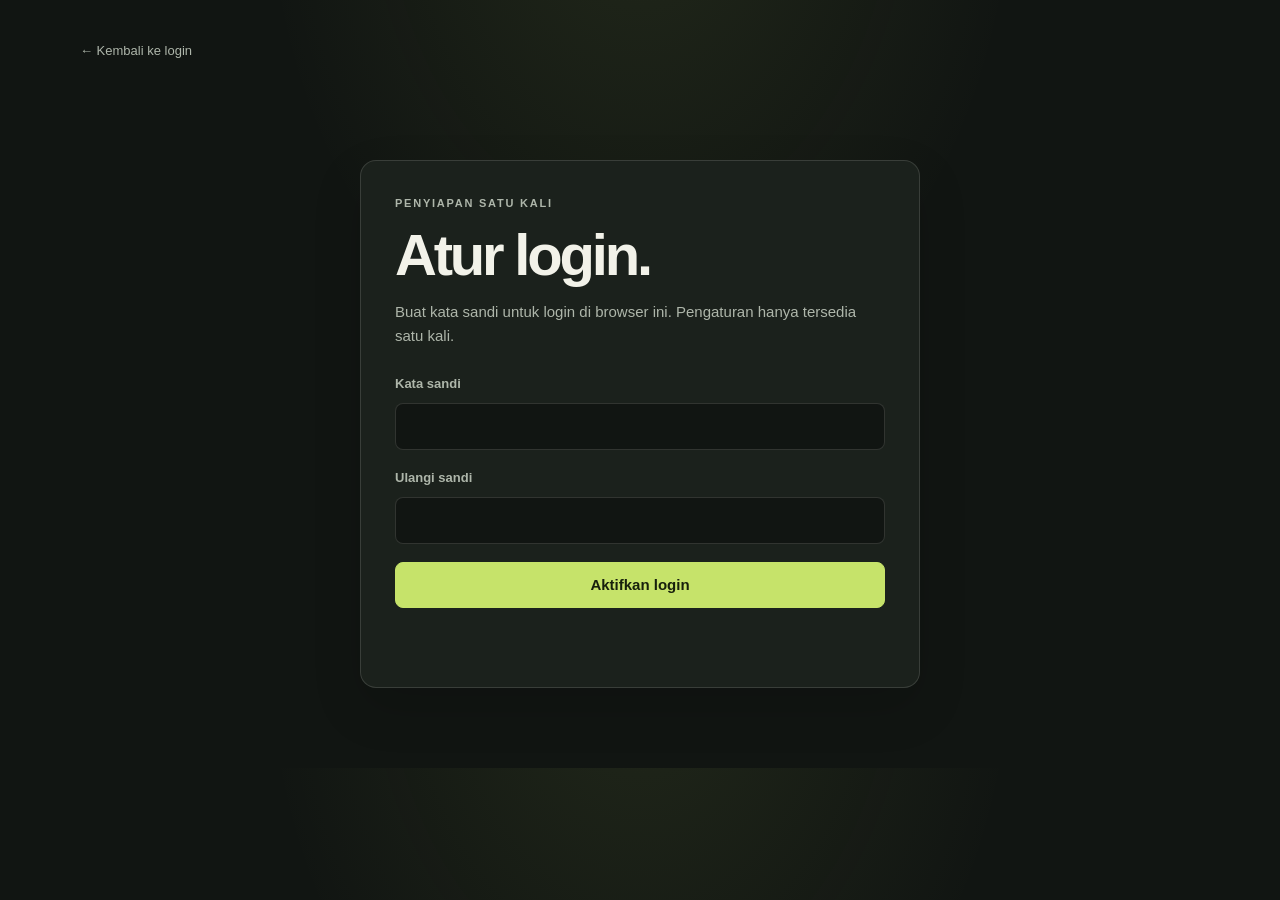
<file: admin/activate.html>
<!doctype html>
<html lang="id">
<head>
  <meta charset="utf-8">
  <meta name="viewport" content="width=device-width, initial-scale=1">
  <meta name="robots" content="noindex, nofollow">
  <title>Atur login | Porto Studio</title>
  <link rel="stylesheet" href="style.css">
</head>
<body>
  <main class="admin-shell">
    <header class="admin-header">
      <a href="index.html">← Kembali ke login</a>
    </header>
    <section class="panel login-panel">
      <p class="eyebrow">PENYIAPAN SATU KALI</p>
      <h1 id="activation-title">Atur login.</h1>
      <p id="activation-description">Buat kata sandi untuk login di browser ini. Pengaturan hanya tersedia satu kali.</p>
      <form id="activation-form">
        <label>Kata sandi<input name="password" type="password" autocomplete="new-password" minlength="12" required></label>
        <label>Ulangi sandi<input name="confirm_password" type="password" autocomplete="new-password" minlength="12" required></label>
        <button id="activation-submit" class="button" type="submit">Aktifkan login</button>
      </form>
      <p id="activation-message" class="message" role="status"></p>
    </section>
  </main>
  <script src="../halaman%201/local-store.js"></script>
  <script src="activate.js"></script>
</body>
</html>
</file>
<file: admin/style.css>
:root {
  color-scheme: dark;
  --bg: #111512;
  --panel: #1b211c;
  --panel-raised: #222a23;
  --text: #f2f2e9;
  --muted: #aeb6aa;
  --accent: #c6e36a;
  --border: rgba(242, 242, 229, .14);
  --danger: #ff9a8b;
}

* { box-sizing: border-box; }
body {
  min-width: 320px;
  margin: 0;
  background: radial-gradient(ellipse at 50% -18%, rgba(198, 227, 106, .09), transparent 42%), var(--bg);
  color: var(--text);
  font: 15px/1.6 Inter, "Avenir Next", "Segoe UI", -apple-system, BlinkMacSystemFont, sans-serif;
}
a { color: var(--accent); text-decoration: none; }
a:hover { color: #e2f6a4; }
button, input, select, textarea { font: inherit; }
[hidden] { display: none !important; }
.admin-shell { width: min(100% - 40px, 1120px); margin: 0 auto; padding: 24px 0 80px; }
.admin-header, .section-title, .form-actions { display: flex; align-items: center; justify-content: space-between; gap: 16px; }
.admin-header { min-height: 54px; margin-bottom: clamp(36px, 7vw, 82px); }
.admin-header > a { display: inline-flex; align-items: center; gap: 8px; color: var(--muted); font-size: 13px; }
.eyebrow { margin: 0 0 12px; color: var(--accent); font-size: 11px; font-weight: 750; letter-spacing: .16em; }
h1 { margin: 0 0 12px; font-size: clamp(34px, 6vw, 58px); letter-spacing: -.055em; line-height: 1.05; }
h2 { margin: 0; font-size: clamp(22px, 4vw, 32px); letter-spacing: -.035em; line-height: 1.15; }
.panel, .notice, .stat-card {
  padding: clamp(20px, 4vw, 34px);
  border: 1px solid var(--border);
  border-radius: 16px;
  background: var(--panel);
  box-shadow: 0 20px 50px rgba(0, 0, 0, .14);
}
.panel { margin-top: 20px; }
.notice {
  margin: -38px 0 22px;
  border-color: rgba(198, 227, 106, .38);
  background: linear-gradient(135deg, rgba(198, 227, 106, .09), rgba(27, 33, 28, .96) 62%);
}
.notice h1 { font-size: clamp(26px, 4vw, 38px); }
.notice p:last-child, .panel > p { max-width: 760px; color: var(--muted); }
.notice .message { margin-bottom: 0; }
.notice .message.error { color: var(--danger); }
.login-panel { width: min(100%, 560px); margin: 0 auto; }
.login-panel > p:not(.eyebrow, .message) { color: var(--muted); }
.stats-grid { display: grid; grid-template-columns: repeat(2, minmax(0, 1fr)); gap: 16px; margin: 28px 0; }
.admin-tabs { display: flex; flex-wrap: wrap; gap: 10px; margin-top: 24px; }
.admin-tab { min-height: 42px; padding: 9px 16px; border: 1px solid var(--border); border-radius: 999px; color: var(--muted); background: transparent; cursor: pointer; }
.admin-tab.active, .admin-tab:hover { border-color: var(--accent); color: var(--text); background: rgba(198, 227, 106, .13); }
.stat-card { background: linear-gradient(145deg, var(--panel-raised), var(--panel)); }
.stat-card span, .stat-card strong { display: block; }
.stat-card span { color: var(--muted); font-size: 13px; }
.stat-card strong { margin-top: 8px; font-size: clamp(32px, 5vw, 44px); letter-spacing: -.06em; }
.button { min-height: 44px; padding: 10px 17px; border: 1px solid var(--accent); border-radius: 8px; color: #17200c; background: var(--accent); font-weight: 750; cursor: pointer; transition: transform .18s ease, background .18s ease; }
.button:hover:not(:disabled) { transform: translateY(-1px); background: #d7ed91; }
.button:disabled { cursor: not-allowed; opacity: .56; }
.button-quiet { color: var(--text); border-color: var(--border); background: transparent; }
form { display: grid; gap: 18px; margin-top: 26px; }
label { display: grid; gap: 8px; color: var(--muted); font-size: 13px; font-weight: 600; }
input, select, textarea { width: 100%; padding: 12px 13px; border: 1px solid var(--border); border-radius: 8px; color: var(--text); background: #111512; }
input:focus, select:focus, textarea:focus { border-color: var(--accent); outline: 2px solid rgba(198, 227, 106, .2); }
input:disabled { opacity: .55; }
input[type="file"] { padding: 9px; }
.video-frame-picker { display: grid; gap: 12px; padding: 16px; border: 1px solid var(--border); border-radius: 10px; background: var(--panel-raised); }
.video-frame-picker h3 { margin: 0; font-size: 16px; }
.video-frame-picker > p { margin: 0; color: var(--muted); font-size: 13px; }
.video-frame-picker video { width: min(100%, 560px); max-height: 360px; border-radius: 8px; background: #080a08; }
.video-frame-picker .button { justify-self: start; }
.message { min-height: 1.5em; color: var(--accent); font-size: 13px; }
.message.error { color: var(--danger); }
.table-wrap { overflow-x: auto; margin-top: 20px; border: 1px solid var(--border); border-radius: 10px; }
table { width: 100%; min-width: 640px; border-collapse: collapse; text-align: left; }
th, td { padding: 13px 15px; border-bottom: 1px solid var(--border); vertical-align: top; }
th { color: var(--muted); background: rgba(255, 255, 255, .025); font-size: 11px; letter-spacing: .1em; text-transform: uppercase; }
tbody tr:last-child td { border-bottom: 0; }
td:last-child { white-space: nowrap; }
td button { margin-right: 6px; }
.preview-cell { width: 112px; }
.content-preview { display: grid; width: 82px; height: 58px; place-items: center; overflow: hidden; border: 1px solid var(--border); border-radius: 7px; color: var(--muted); background: var(--panel-raised); font-size: 10px; font-weight: 700; }
.content-preview img, .content-preview video { display: block; width: 100%; height: 100%; object-fit: cover; }
.content-preview-poster { height: 72px; }
.content-preview-empty { letter-spacing: .04em; }
.row-button { padding: 7px 10px; border: 1px solid var(--border); border-radius: 6px; color: var(--text); background: transparent; cursor: pointer; }
.row-button:hover { border-color: var(--accent); }
.row-button.delete { color: var(--danger); }
.content-filters { display: flex; flex-wrap: wrap; gap: 8px; margin-top: 22px; }
.content-filter { min-height: 38px; padding: 8px 14px; border: 1px solid var(--border); border-radius: 999px; color: var(--muted); background: transparent; cursor: pointer; }
.content-filter:hover, .content-filter.active { border-color: var(--accent); color: var(--text); background: rgba(198, 227, 106, .13); }
.empty-row { color: var(--muted); text-align: center; }
.form-actions { justify-content: start; flex-wrap: wrap; }
.product-admin-grid { display: grid; grid-template-columns: repeat(auto-fill, minmax(min(100%, 220px), 1fr)); gap: 14px; margin-top: 20px; }
.product-admin-card { overflow: hidden; border: 1px solid var(--border); border-radius: 12px; background: var(--panel-raised); }
.product-admin-card img { display: block; width: 100%; aspect-ratio: 4 / 3; object-fit: cover; background: #111512; }
.product-admin-copy { padding: 14px; }
.product-admin-copy h3 { margin: 0 0 4px; font-size: 16px; line-height: 1.3; }
.product-admin-copy p { margin: 0 0 12px; color: var(--muted); font-size: 13px; }
.product-admin-actions { display: flex; gap: 8px; }
.product-form { margin-top: 24px; padding-top: 22px; border-top: 1px solid var(--border); }
.product-form h3 { margin: 0; font-size: 20px; }
.product-form[hidden] { display: none; }
:where(#content-management, #digital-shop-panel)[hidden] { display: none; }
:focus-visible { outline: 3px solid var(--accent); outline-offset: 3px; }
@media (max-width: 620px) {
  .admin-shell { width: min(100% - 28px, 1120px); padding-top: 14px; }
  .admin-header { margin-bottom: 36px; }
  .notice { margin-top: -14px; }
  .stats-grid { grid-template-columns: 1fr; gap: 10px; margin: 20px 0; }
  .stat-card { padding: 18px 20px; }
  .stat-card strong { font-size: 34px; }
  .section-title { align-items: flex-start; flex-direction: column; }
  .section-title .button { width: 100%; }
  .panel, .notice { border-radius: 12px; }
}
@media (prefers-reduced-motion: reduce) {
  *, *::before, *::after { scroll-behavior: auto !important; transition-duration: .01ms !important; }
}
</file>
